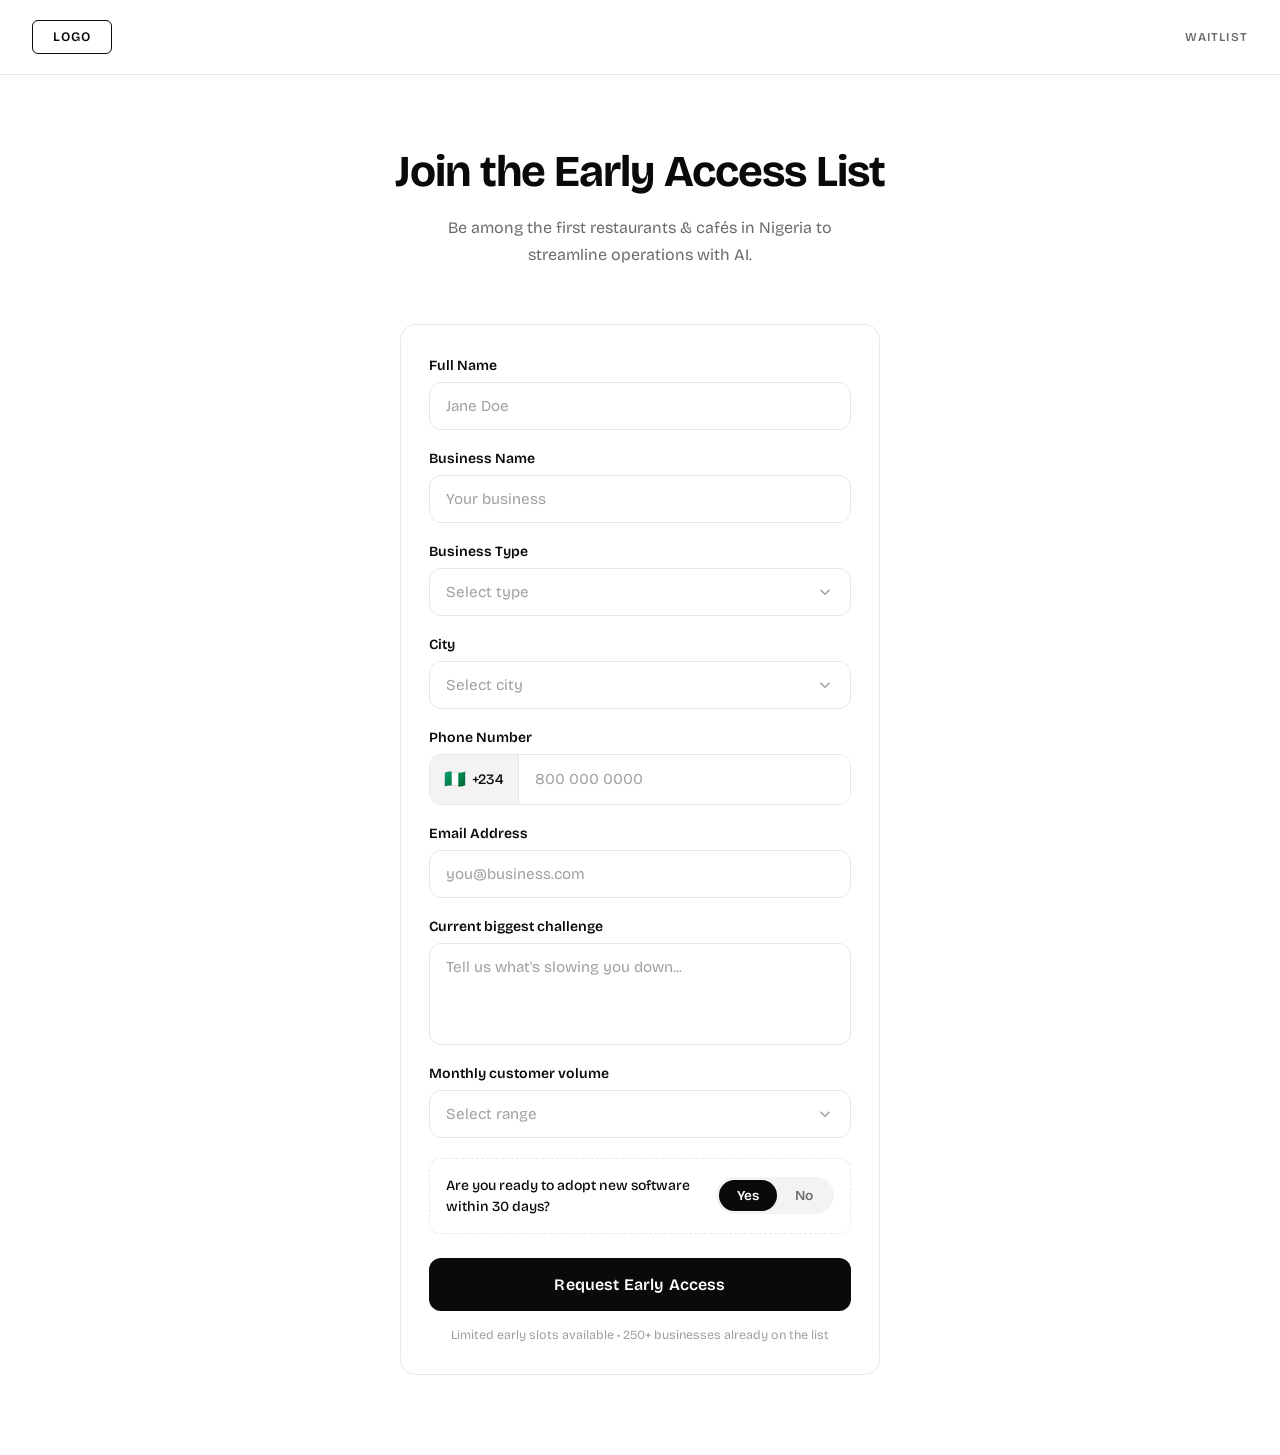
<file: form.html>
<!DOCTYPE html>
<html lang="en">
<head>
    <meta charset="UTF-8">
    <meta name="viewport" content="width=device-width, initial-scale=1.0">
    <title>Join the Early Access List — Enflow</title>
    <link rel="stylesheet" href="form.css">
    <link href="https://fonts.googleapis.com/css2?family=Bricolage+Grotesque:wght@400;500;600;700&family=Lora:ital@0;1&display=swap" rel="stylesheet">
</head>
<body>

    <!-- NAV -->
    <nav class="nav">
        <div class="logo">LOGO</div>
        <a href="#form" class="nav-link">WAITLIST</a>
    </nav>

    <!-- HERO -->
    <section class="hero">
        <h1>Join the Early Access List</h1>
        <p>Be among the first restaurants & cafés in Nigeria to<br>streamline operations with AI.</p>
    </section>

    <!-- FORM CARD -->
    <section class="form-section" id="form">
        <div class="form-card" id="formCard">

            <!-- Full Name -->
            <div class="field">
                <label>Full Name</label>
                <input type="text" placeholder="Jane Doe" id="fullName" />
            </div>

            <!-- Business Name -->
            <div class="field">
                <label>Business Name</label>
                <input type="text" placeholder="Your business" id="businessName" />
            </div>

            <!-- Business Type -->
            <div class="field">
                <label>Business Type</label>
                <div class="custom-select" id="typeSelect">
                    <div class="select-trigger" onclick="toggleDropdown('typeDropdown', this)">
                        <span class="select-value" id="typeValue">Select type</span>
                        <svg viewBox="0 0 24 24" fill="none" stroke="currentColor" stroke-width="2"><path d="m6 9 6 6 6-6"/></svg>
                    </div>
                    <div class="dropdown" id="typeDropdown">
                        <div class="dropdown-header">Select type <span class="close-btn" onclick="closeDropdown('typeDropdown')">✕</span></div>
                        <label class="radio-option"><span>Restaurant</span><input type="radio" name="businessType" value="Restaurant" onchange="selectOption('typeValue','Restaurant','typeDropdown')"><span class="radio-circle"></span></label>
                        <label class="radio-option"><span>Lounge</span><input type="radio" name="businessType" value="Lounge" onchange="selectOption('typeValue','Lounge','typeDropdown')"><span class="radio-circle"></span></label>
                        <label class="radio-option"><span>Café</span><input type="radio" name="businessType" value="Café" onchange="selectOption('typeValue','Café','typeDropdown')"><span class="radio-circle"></span></label>
                        <label class="radio-option"><span>Cloud Kitchen</span><input type="radio" name="businessType" value="Cloud Kitchen" onchange="selectOption('typeValue','Cloud Kitchen','typeDropdown')"><span class="radio-circle"></span></label>
                        <label class="radio-option"><span>Other</span><input type="radio" name="businessType" value="Other" onchange="selectOption('typeValue','Other','typeDropdown')"><span class="radio-circle"></span></label>
                    </div>
                </div>
            </div>

            <!-- City -->
            <div class="field">
                <label>City</label>
                <div class="custom-select" id="citySelect">
                    <div class="select-trigger" onclick="toggleDropdown('cityDropdown', this)">
                        <span class="select-value" id="cityValue">Select city</span>
                        <svg viewBox="0 0 24 24" fill="none" stroke="currentColor" stroke-width="2"><path d="m6 9 6 6 6-6"/></svg>
                    </div>
                    <div class="dropdown" id="cityDropdown">
                        <div class="dropdown-header">Select city <span class="close-btn" onclick="closeDropdown('cityDropdown')">✕</span></div>
                        <label class="radio-option"><span>Lagos</span><input type="radio" name="city" value="Lagos" onchange="selectOption('cityValue','Lagos','cityDropdown')"><span class="radio-circle"></span></label>
                        <label class="radio-option"><span>Abuja</span><input type="radio" name="city" value="Abuja" onchange="selectOption('cityValue','Abuja','cityDropdown')"><span class="radio-circle"></span></label>
                        <label class="radio-option"><span>Other</span><input type="radio" name="city" value="Other" onchange="selectOption('cityValue','Other','cityDropdown')"><span class="radio-circle"></span></label>
                    </div>
                </div>
            </div>

            <!-- Phone Number -->
            <div class="field">
                <label>Phone Number</label>
                <div class="phone-wrap">
                    <div class="phone-prefix">
                        <span class="ng-flag">🇳🇬</span>
                        <span>+234</span>
                    </div>
                    <input type="tel" placeholder="800 000 0000" id="phone" class="phone-input" />
                </div>
            </div>

            <!-- Email -->
            <div class="field">
                <label>Email Address</label>
                <input type="email" placeholder="you@business.com" id="email" />
            </div>

            <!-- Current biggest challenge -->
            <div class="field">
                <label>Current biggest challenge</label>
                <textarea placeholder="Tell us what's slowing you down..." id="challenge" rows="4"></textarea>
            </div>

            <!-- Monthly customer volume -->
            <div class="field">
                <label>Monthly customer volume</label>
                <div class="custom-select" id="volumeSelect">
                    <div class="select-trigger" onclick="toggleDropdown('volumeDropdown', this)">
                        <span class="select-value" id="volumeValue">Select range</span>
                        <svg viewBox="0 0 24 24" fill="none" stroke="currentColor" stroke-width="2"><path d="m6 9 6 6 6-6"/></svg>
                    </div>
                    <div class="dropdown" id="volumeDropdown">
                        <div class="dropdown-header">Select range <span class="close-btn" onclick="closeDropdown('volumeDropdown')">✕</span></div>
                        <label class="radio-option"><span>0–100</span><input type="radio" name="volume" value="0-100" onchange="selectOption('volumeValue','0–100','volumeDropdown')"><span class="radio-circle"></span></label>
                        <label class="radio-option"><span>100–500</span><input type="radio" name="volume" value="100-500" onchange="selectOption('volumeValue','100–500','volumeDropdown')"><span class="radio-circle"></span></label>
                        <label class="radio-option"><span>500+</span><input type="radio" name="volume" value="500+" onchange="selectOption('volumeValue','500+','volumeDropdown')"><span class="radio-circle"></span></label>
                    </div>
                </div>
            </div>

            <!-- Yes/No Toggle -->
            <div class="field">
                <div class="toggle-row">
                    <span class="toggle-question">Are you ready to adopt new software within 30 days?</span>
                    <div class="toggle-btns">
                        <button class="toggle-btn active" id="yesBtn" onclick="setToggle('yes')">Yes</button>
                        <button class="toggle-btn" id="noBtn" onclick="setToggle('no')">No</button>
                    </div>
                </div>
            </div>

            <!-- Submit -->
            <button class="submit-btn" id="submitBtn" onclick="submitForm()">
                <span id="btnContent">
                    <span id="btnText">Request Early Access</span>
                </span>
            </button>
            <p class="form-note">Limited early slots available • 250+ businesses already on the list</p>

        </div>

        <!-- Success State -->
        <div class="success-card" id="successCard">
          <div class="success-inner">
            <div class="success-check">✓</div>
            <h3>You're on the list</h3>
            <p>Thanks for requesting early access. We've received your details and will reach out shortly.</p>

            <div class="next-steps">
                <p class="next-label">WHAT HAPPENS NEXT</p>
                <div class="next-item">
                    <span class="next-num">1</span>
                    <span>Check your email for a confirmation within 24 hours.</span>
                </div>
                <div class="next-item">
                    <span class="next-num">2</span>
                    <span>Our team will schedule a quick 15-min onboarding call.</span>
                </div>
                <div class="next-item">
                    <span class="next-num">3</span>
                    <span>Get early access credentials and start streamlining operations.</span>
                </div>
            </div>

            <p class="contact-note">Questions? Email <a href="mailto:hello@enflow.com">hello@enflow.com</a></p>
          </div>
        </div>
    </section>

    <script src="form.js"></script>

</body>
</html>
</file>
<file: form.css>
*, *::before, *::after {
    margin: 0;
    padding: 0;
    box-sizing: border-box;
}

:root {
    --black: #0A0A0A;
    --white: #ffffff;
    --gray-50: #f9f9f9;
    --gray-100: #f3f3f3;
    --gray-200: #e8e8e8;
    --gray-400: #a0a0a0;
    --gray-600: #6b6b6b;
    --radius: 12px;
    --radius-lg: 16px;
}

html {
    scroll-behavior: smooth;
}

body {
    font-family: 'Bricolage Grotesque', sans-serif;
    background: var(--white);
    color: var(--black);
    min-height: 100vh;
    -webkit-font-smoothing: antialiased;
}

/* NAV */
.nav {
    display: flex;
    align-items: center;
    justify-content: space-between;
    padding: 20px 32px;
    border-bottom: 1px solid var(--gray-200);
}

.logo {
    font-size: 13px;
    font-weight: 600;
    letter-spacing: 0.08em;
    border: 1.5px solid var(--black);
    padding: 8px 20px;
    border-radius: 6px;
}

.nav-link {
    font-size: 12px;
    font-weight: 600;
    letter-spacing: 0.1em;
    color: var(--gray-600);
    text-decoration: none;
    transition: color 0.2s;
}

.nav-link:hover {
    color: var(--black);
}

/* HERO */
.hero {
    text-align: center;
    padding: 72px 24px 48px;
}

.hero h1 {
    font-size: clamp(2rem, 5vw, 2.75rem);
    font-weight: 700;
    line-height: 1.15;
    letter-spacing: -0.02em;
    margin-bottom: 16px;
}

.hero p {
    font-size: 1rem;
    color: var(--gray-600);
    line-height: 1.7;
}

/* FORM SECTION */
.form-section {
    padding: 8px 24px 80px;
    display: flex;
    justify-content: center;
}

.form-card {
    width: 100%;
    max-width: 480px;
    background: var(--white);
    border: 1.5px solid var(--gray-200);
    border-radius: var(--radius-lg);
    padding: 32px 28px;
    display: flex;
    flex-direction: column;
    gap: 20px;
    transition: opacity 0.35s ease, transform 0.35s ease;
}

/* FIELDS */
.field {
    display: flex;
    flex-direction: column;
    gap: 8px;
}

label {
    font-size: 0.875rem;
    font-weight: 600;
    color: var(--black);
}

input[type="text"],
input[type="email"],
input[type="tel"],
textarea {
    width: 100%;
    padding: 14px 16px;
    border: 1.5px solid var(--gray-200);
    border-radius: var(--radius);
    font-family: 'Bricolage Grotesque', sans-serif;
    font-size: 0.95rem;
    color: var(--black);
    background: var(--white);
    outline: none;
    transition: border-color 0.2s, box-shadow 0.2s;
    resize: none;
}

input::placeholder,
textarea::placeholder {
    color: var(--gray-400);
}

input:focus,
textarea:focus {
    border-color: var(--black);
    box-shadow: 0 0 0 3px rgba(10,10,10,0.06);
}

/* PHONE */
.phone-wrap {
    display: flex;
    border: 1.5px solid var(--gray-200);
    border-radius: var(--radius);
    overflow: hidden;
    transition: border-color 0.2s, box-shadow 0.2s;
}

.phone-wrap:focus-within {
    border-color: var(--black);
    box-shadow: 0 0 0 3px rgba(10,10,10,0.06);
}

.phone-prefix {
    display: flex;
    align-items: center;
    gap: 6px;
    padding: 14px 14px;
    background: var(--gray-100);
    border-right: 1.5px solid var(--gray-200);
    font-size: 0.9rem;
    font-weight: 500;
    white-space: nowrap;
    flex-shrink: 0;
}

.ng-flag {
    font-size: 1.1rem;
}

.phone-input {
    border: none !important;
    border-radius: 0 !important;
    box-shadow: none !important;
    flex: 1;
}

/* CUSTOM SELECT */
.custom-select {
    position: relative;
}

.select-trigger {
    display: flex;
    align-items: center;
    justify-content: space-between;
    padding: 14px 16px;
    border: 1.5px solid var(--gray-200);
    border-radius: var(--radius);
    cursor: pointer;
    transition: border-color 0.2s;
    background: var(--white);
    user-select: none;
}

.select-trigger:hover {
    border-color: var(--gray-400);
}

.select-trigger svg {
    width: 18px;
    height: 18px;
    color: var(--gray-400);
    flex-shrink: 0;
    transition: transform 0.2s;
}

.select-trigger.open svg {
    transform: rotate(180deg);
}

.select-value {
    font-size: 0.95rem;
    color: var(--gray-400);
    font-family: 'Bricolage Grotesque', sans-serif;
}

.select-value.selected {
    color: var(--black);
}

/* DROPDOWN */
.dropdown {
    display: none;
    position: absolute;
    top: calc(100% + 6px);
    left: 0;
    right: 0;
    background: #3a3a3a;
    border-radius: var(--radius-lg);
    overflow: hidden;
    z-index: 100;
    box-shadow: 0 8px 32px rgba(0,0,0,0.2);
    animation: dropIn 0.18s ease;
}

.dropdown.open {
    display: block;
}

@keyframes dropIn {
    from { opacity: 0; transform: translateY(-6px); }
    to   { opacity: 1; transform: translateY(0); }
}

.dropdown-header {
    display: flex;
    align-items: center;
    justify-content: space-between;
    padding: 18px 20px 14px;
    font-size: 1rem;
    font-weight: 500;
    color: rgba(255,255,255,0.5);
}

.close-btn {
    cursor: pointer;
    font-size: 0.85rem;
    color: rgba(255,255,255,0.4);
    transition: color 0.15s;
}

.close-btn:hover {
    color: white;
}

.radio-option {
    display: flex;
    align-items: center;
    justify-content: space-between;
    padding: 18px 20px;
    border-top: 1px solid rgba(255,255,255,0.08);
    cursor: pointer;
    transition: background 0.15s;
}

.radio-option:hover {
    background: rgba(255,255,255,0.05);
}

.radio-option span:first-child {
    font-size: 1rem;
    font-weight: 600;
    color: var(--white);
}

.radio-option input[type="radio"] {
    display: none;
}

.radio-circle {
    width: 22px;
    height: 22px;
    border-radius: 50%;
    border: 2px solid rgba(255,255,255,0.35);
    flex-shrink: 0;
    transition: border-color 0.15s, background 0.15s;
    display: flex;
    align-items: center;
    justify-content: center;
}

.radio-option input[type="radio"]:checked ~ .radio-circle {
    border-color: white;
    background: white;
    box-shadow: inset 0 0 0 4px #3a3a3a;
}

/* TOGGLE */
.toggle-row {
    display: flex;
    align-items: center;
    justify-content: space-between;
    gap: 16px;
    padding: 16px;
    border: 1.5px dashed var(--gray-200);
    border-radius: var(--radius);
}

.toggle-question {
    font-size: 0.875rem;
    font-weight: 500;
    color: var(--black);
    line-height: 1.5;
    flex: 1;
}

.toggle-btns {
    display: flex;
    background: var(--gray-100);
    border-radius: 100px;
    padding: 3px;
    flex-shrink: 0;
}

.toggle-btn {
    padding: 7px 18px;
    border: none;
    border-radius: 100px;
    font-family: 'Bricolage Grotesque', sans-serif;
    font-size: 0.85rem;
    font-weight: 600;
    cursor: pointer;
    background: transparent;
    color: var(--gray-600);
    transition: background 0.2s, color 0.2s;
}

.toggle-btn.active {
    background: var(--black);
    color: var(--white);
}

/* SUBMIT */
.submit-btn {
    width: 100%;
    padding: 17px;
    background: var(--black);
    color: var(--white);
    border: none;
    border-radius: var(--radius);
    font-family: 'Bricolage Grotesque', sans-serif;
    font-size: 1rem;
    font-weight: 600;
    cursor: pointer;
    letter-spacing: 0.01em;
    transition: opacity 0.2s, transform 0.15s;
    margin-top: 4px;
}

.submit-btn:hover {
    opacity: 0.88;
    transform: translateY(-1px);
}

.submit-btn:active {
    transform: translateY(0);
}

.form-note {
    text-align: center;
    font-size: 0.78rem;
    color: var(--gray-400);
    margin-top: -4px;
}

/* SPINNER */
@keyframes spin {
    from { transform: rotate(0deg); }
    to   { transform: rotate(360deg); }
}

.spinner {
    animation: spin 0.8s linear infinite;
    flex-shrink: 0;
}

/* SUCCESS */
.success-card {
    display: none;
    flex-direction: column;
    align-items: center;
    text-align: center;
    gap: 12px;
    padding: 8px 24px 80px;
    max-width: 480px;
    width: 100%;
    opacity: 0;
    transform: translateY(16px);
    transition: opacity 0.4s ease, transform 0.4s ease;
}

.success-card > * {
    width: 100%;
}

.success-inner {
    border: 1.5px solid var(--gray-200);
    border-radius: var(--radius-lg);
    padding: 40px 28px 32px;
    display: flex;
    flex-direction: column;
    align-items: center;
    gap: 10px;
}

.success-check {
    width: 56px;
    height: 56px;
    border: 1.5px solid var(--black);
    border-radius: 50%;
    display: flex;
    align-items: center;
    justify-content: center;
    font-size: 1.4rem;
    margin-bottom: 6px;
    color: var(--black);
}

.success-card h3 {
    font-size: 1.6rem;
    font-weight: 700;
    letter-spacing: -0.02em;
}

.success-card > p,
.success-inner > p {
    font-size: 0.9rem;
    color: var(--gray-600);
    line-height: 1.6;
    max-width: 320px;
    margin: 0 auto;
}

.next-steps {
    width: 100%;
    margin-top: 16px;
    text-align: left;
    display: flex;
    flex-direction: column;
    gap: 14px;
}

.next-label {
    font-size: 0.7rem !important;
    font-weight: 600 !important;
    letter-spacing: 0.1em;
    color: var(--gray-400) !important;
    margin-bottom: 4px;
}

.next-item {
    display: flex;
    align-items: flex-start;
    gap: 14px;
    font-size: 0.9rem;
    color: var(--black);
    line-height: 1.5;
}

.next-num {
    width: 28px;
    height: 28px;
    border: 1.5px solid var(--black);
    border-radius: 50%;
    display: flex;
    align-items: center;
    justify-content: center;
    font-size: 0.8rem;
    font-weight: 600;
    flex-shrink: 0;
    margin-top: 1px;
}

.contact-note {
    font-size: 0.8rem !important;
    color: var(--gray-400) !important;
    margin-top: 8px;
}

.contact-note a {
    color: var(--black);
    text-decoration: underline;
}

/* RESPONSIVE */
@media (max-width: 520px) {
    .nav {
        padding: 16px 20px;
    }

    .hero {
        padding: 48px 20px 32px;
    }

    .form-section {
        padding: 8px 16px 60px;
    }

    .form-card {
        padding: 24px 20px;
        border-radius: var(--radius);
    }

    .toggle-row {
        flex-direction: column;
        align-items: flex-start;
    }
}
</file>
